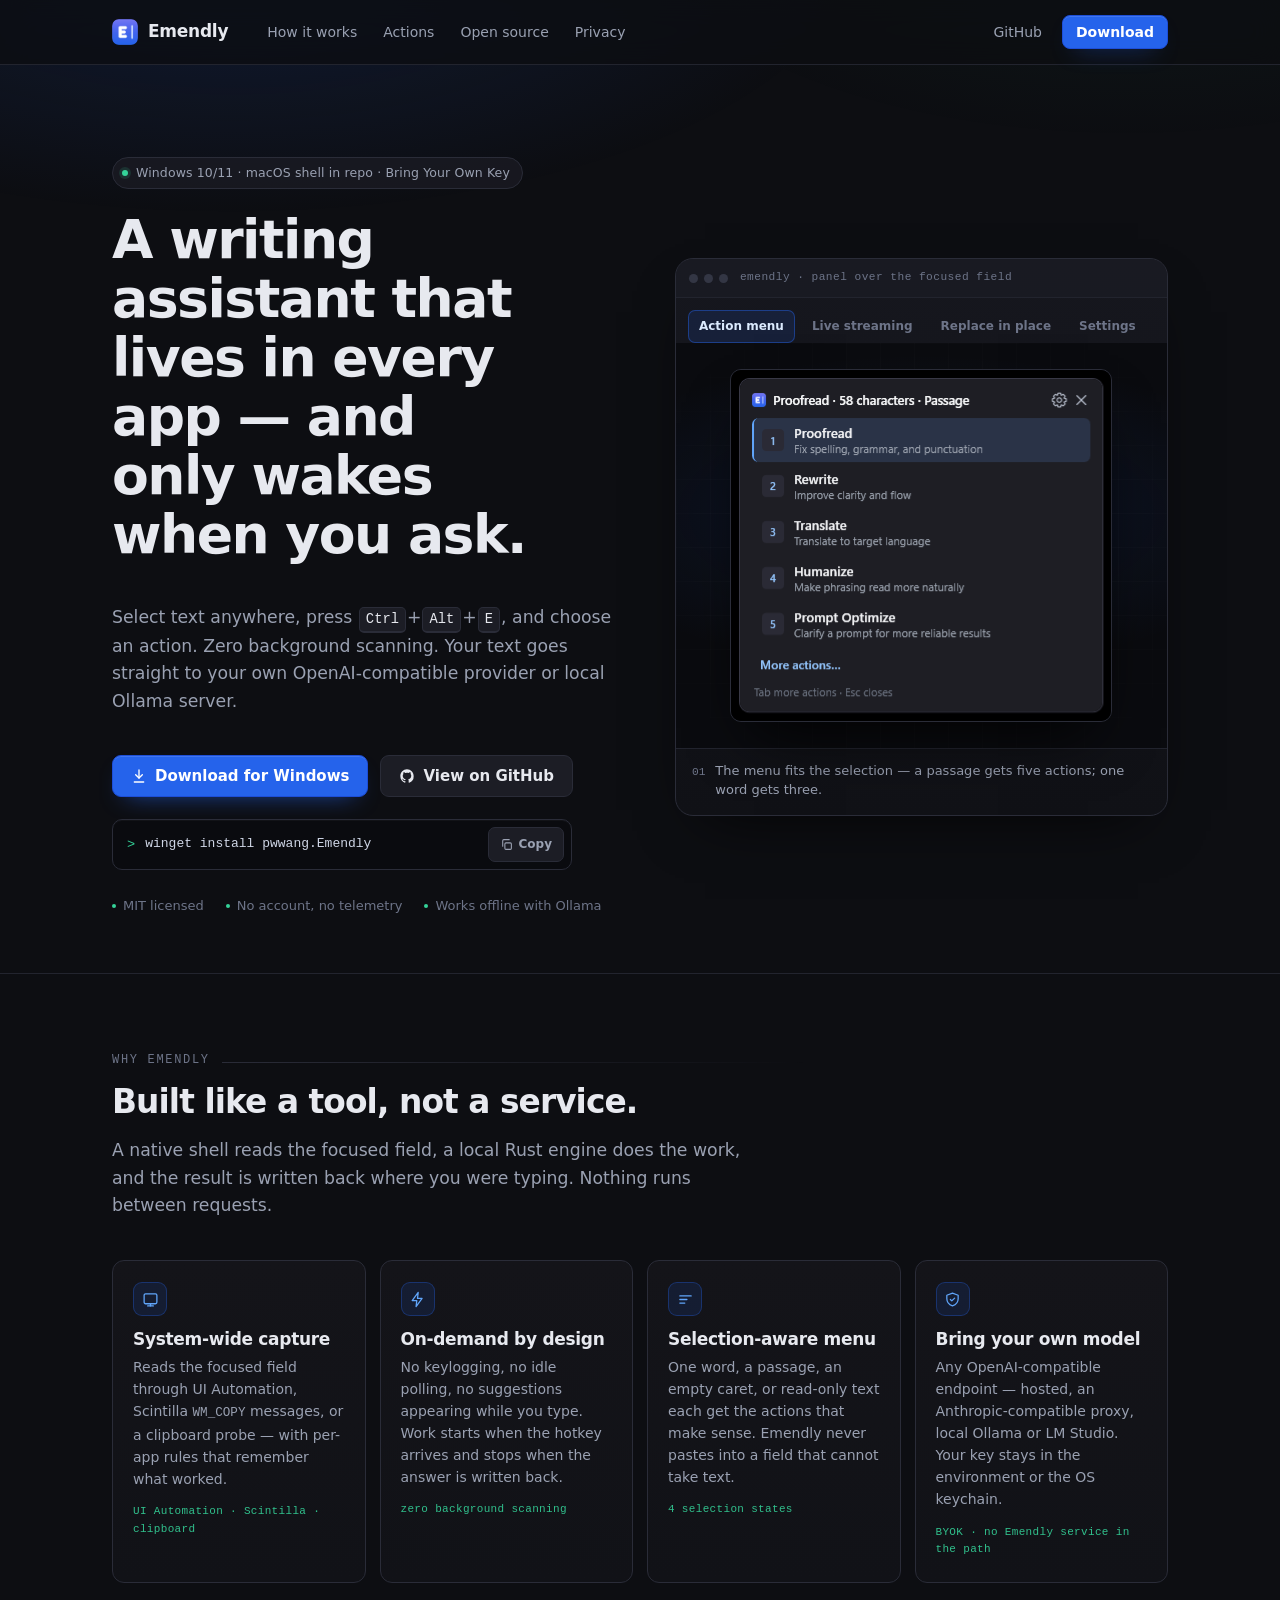
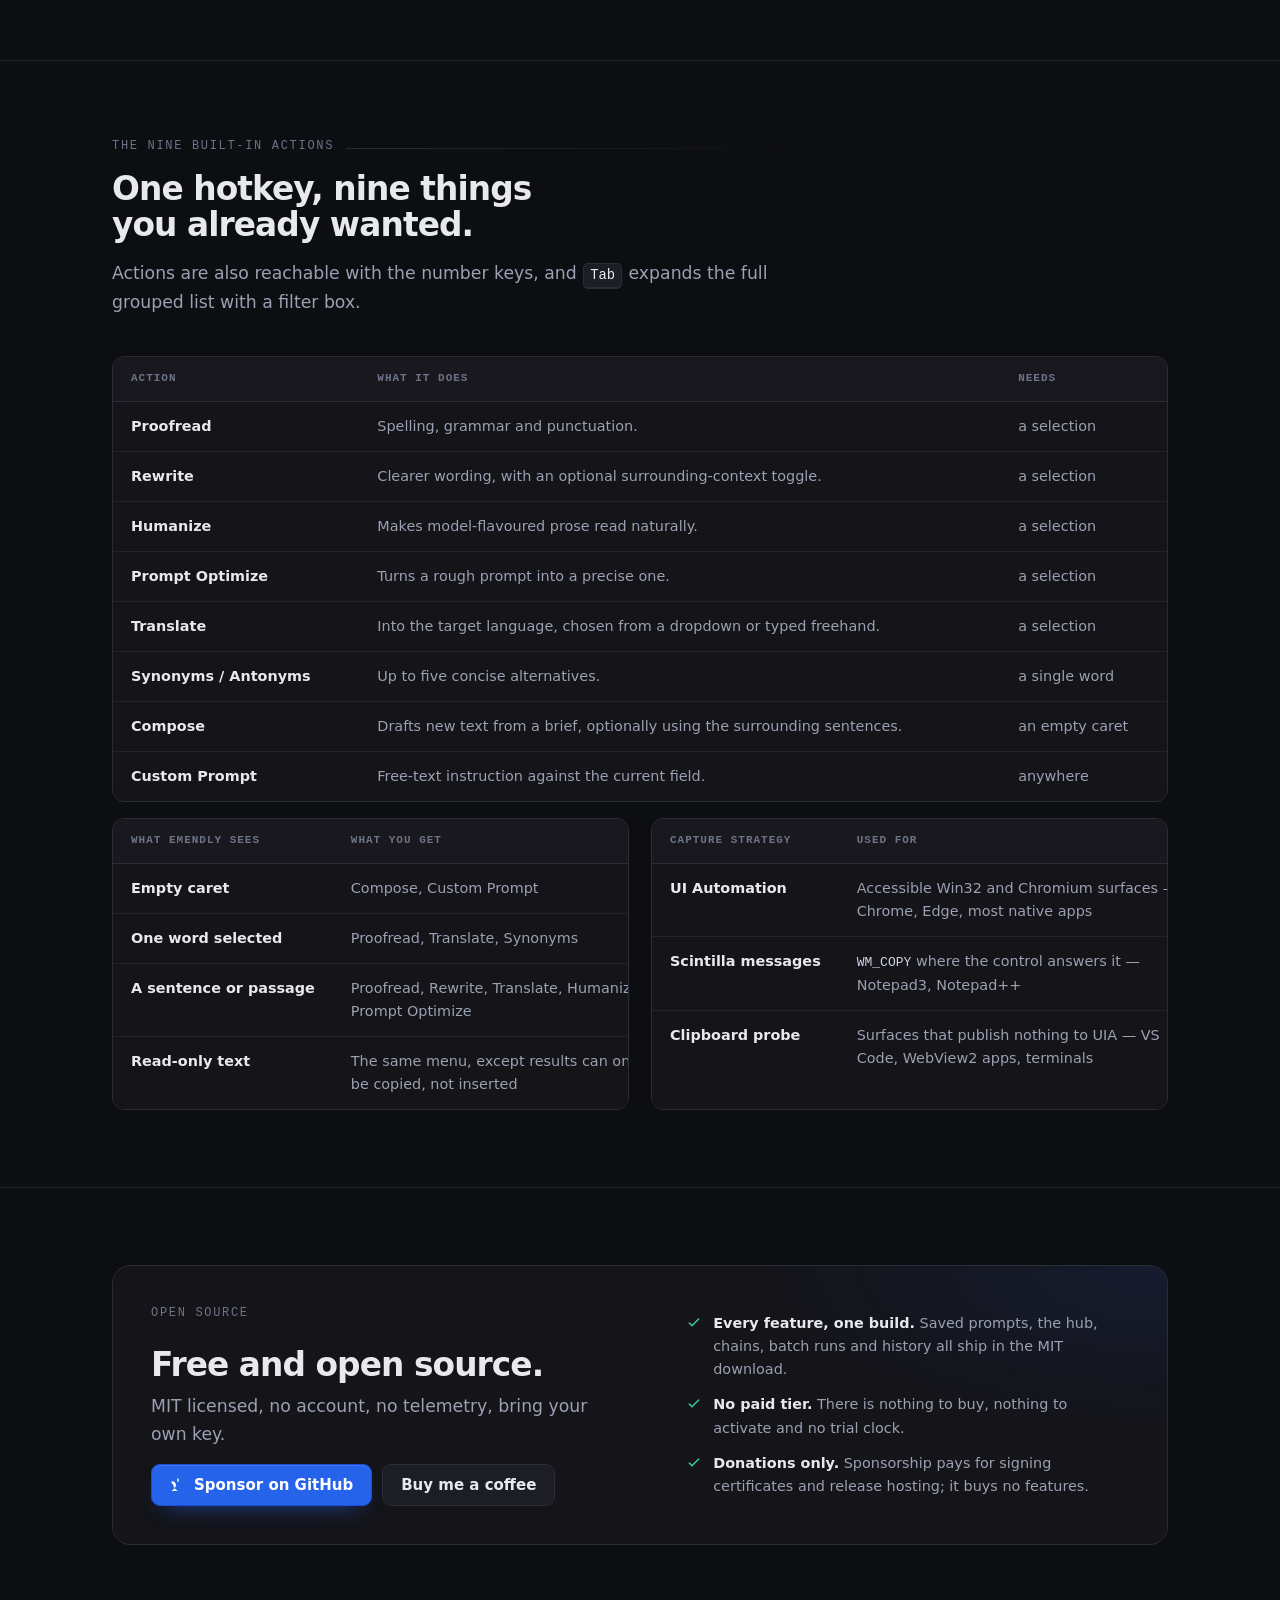
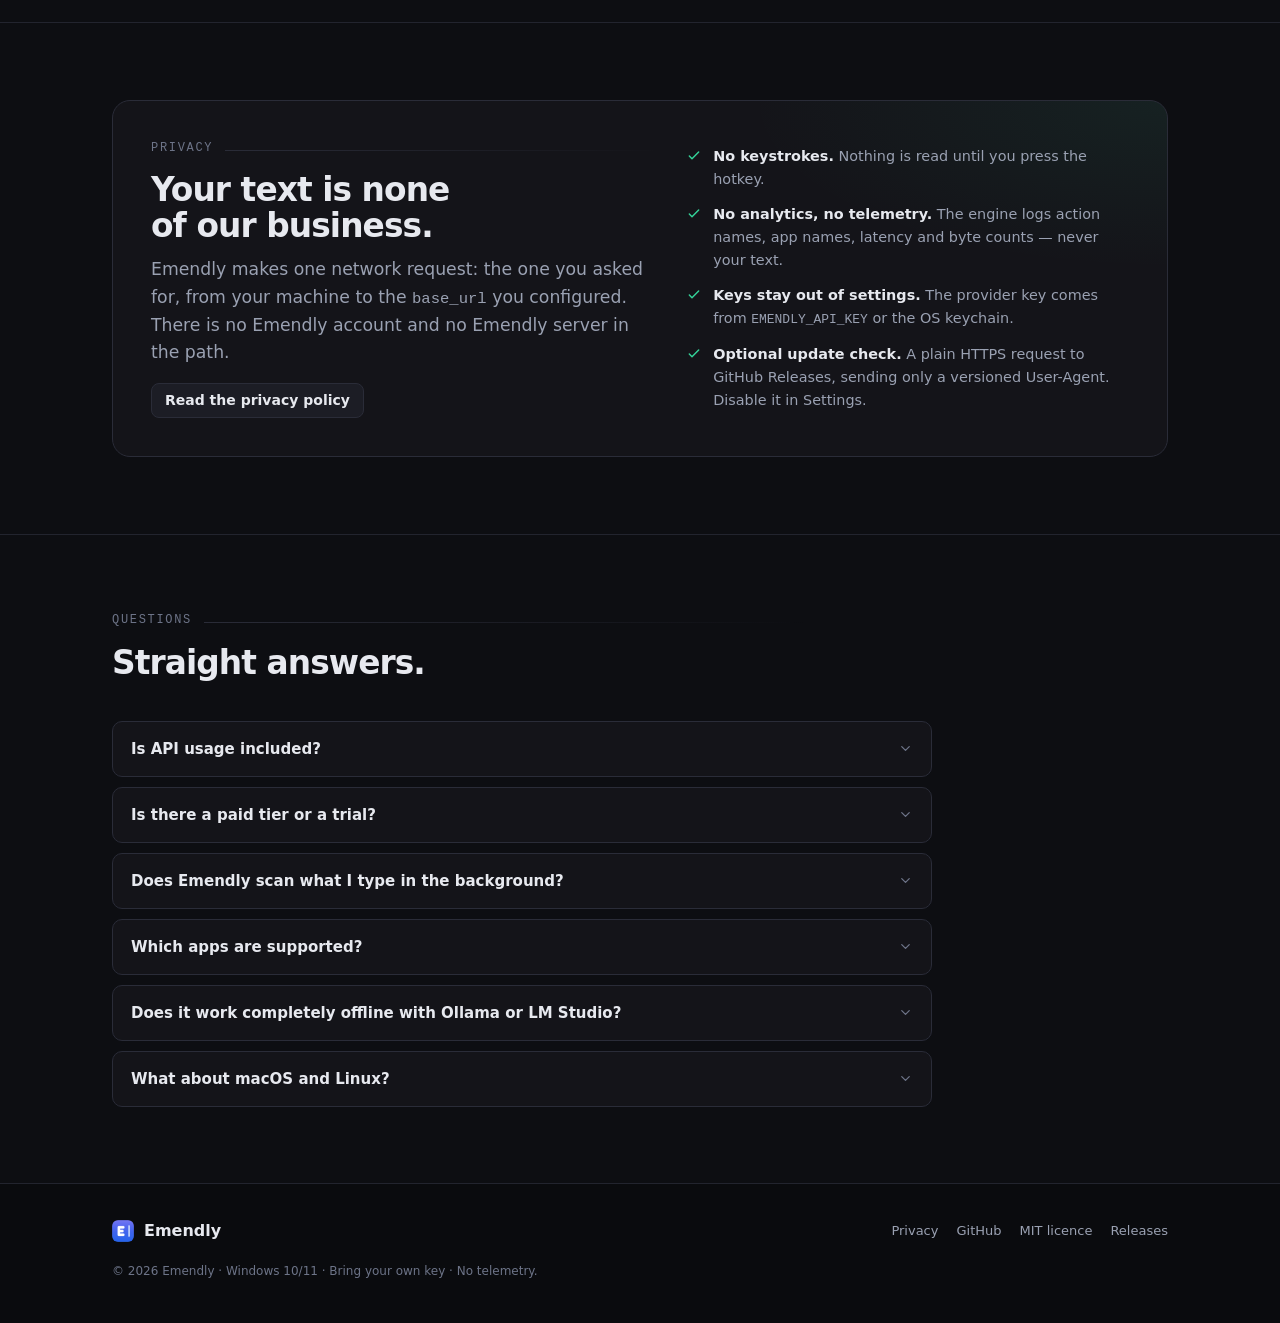
<file: site/index.html>
<!DOCTYPE html>
<html lang="en">
<head>
  <meta charset="utf-8" />
  <meta name="viewport" content="width=device-width, initial-scale=1" />
  <title>Emendly — a writing assistant that only wakes when you ask</title>
  <meta name="description" content="Select text in any Windows app, press Ctrl+Alt+E, and choose an action. Emendly is on-demand by design, works with your own OpenAI-compatible endpoint or a local Ollama server, and never scans in the background." />
  <meta name="theme-color" content="#0D0E12" />
  <meta name="color-scheme" content="dark" />

  <meta property="og:type" content="website" />
  <meta property="og:title" content="Emendly — a writing assistant that only wakes when you ask" />
  <meta property="og:description" content="System-wide text actions with your own API key or local model. No background scanning, no subscription, MIT core." />
  <meta property="og:image" content="assets/menu.png" />
  <meta property="og:url" content="https://emendly.dev/" />
  <meta name="twitter:card" content="summary_large_image" />

  <link rel="icon" href="assets/emendly-256.png" type="image/png" />
  <link rel="apple-touch-icon" href="assets/emendly-256.png" />
  <link rel="stylesheet" href="styles.css" />
</head>
<body>
  <a class="skip-link" href="#main">Skip to content</a>

  <header class="site-header">
    <div class="wrap">
      <nav class="nav" aria-label="Primary">
        <a class="brand" href="#top" aria-label="Emendly home">
          <img src="assets/emendly-256.png" width="26" height="26" alt="" />
          <span>Emendly</span>
        </a>

        <div class="nav-links">
          <a href="#how-it-works">How it works</a>
          <a href="#actions">Actions</a>
          <a href="#support">Open source</a>
          <a href="#privacy">Privacy</a>
        </div>

        <div class="nav-actions">
          <a class="ghost" href="https://github.com/pwwang/emendly" rel="noopener">GitHub</a>
          <a class="btn btn-primary btn-sm" href="https://github.com/pwwang/emendly/releases/latest" rel="noopener">Download</a>
        </div>
      </nav>
    </div>
  </header>

  <main id="main">
    <span id="top"></span>

    <!-- Hero -->
    <section class="hero">
      <div class="wrap hero-grid">
        <div class="hero-copy">
          <span class="eyebrow"><span class="dot" aria-hidden="true"></span>Windows 10/11 · macOS shell in repo · Bring Your Own Key</span>

          <h1>A writing assistant that lives in every app — and only wakes when you ask.</h1>

          <p class="lede">
            Select text anywhere, press <kbd>Ctrl</kbd>+<kbd>Alt</kbd>+<kbd>E</kbd>, and choose an action.
            Zero background scanning. Your text goes straight to your own OpenAI-compatible provider
            or local Ollama server.
          </p>

          <div class="hero-ctas">
            <a class="btn btn-primary" href="https://github.com/pwwang/emendly/releases/latest" rel="noopener">
              <svg class="icon" viewBox="0 0 24 24" fill="none" stroke="currentColor" stroke-width="2" stroke-linecap="round" stroke-linejoin="round" aria-hidden="true"><path d="M12 3v12"/><path d="m7 10 5 5 5-5"/><path d="M5 21h14"/></svg>
              Download for Windows
            </a>
            <a class="btn btn-secondary" href="https://github.com/pwwang/emendly" rel="noopener">
              <svg class="icon" viewBox="0 0 24 24" fill="currentColor" aria-hidden="true"><path d="M12 2C6.48 2 2 6.58 2 12.25c0 4.53 2.87 8.37 6.84 9.73.5.09.68-.22.68-.49 0-.24-.01-1.04-.01-1.89-2.78.62-3.37-1.21-3.37-1.21-.45-1.18-1.11-1.5-1.11-1.5-.91-.63.07-.62.07-.62 1 .07 1.53 1.05 1.53 1.05.89 1.57 2.34 1.12 2.91.86.09-.66.35-1.12.63-1.38-2.22-.26-4.56-1.14-4.56-5.06 0-1.12.39-2.03 1.03-2.75-.1-.26-.45-1.3.1-2.71 0 0 .84-.28 2.75 1.05a9.36 9.36 0 0 1 2.5-.34c.85 0 1.71.12 2.5.34 1.91-1.33 2.75-1.05 2.75-1.05.55 1.41.2 2.45.1 2.71.64.72 1.03 1.63 1.03 2.75 0 3.93-2.34 4.8-4.57 5.05.36.32.68.94.68 1.9 0 1.37-.01 2.48-.01 2.82 0 .27.18.59.69.49A10.02 10.02 0 0 0 22 12.25C22 6.58 17.52 2 12 2Z"/></svg>
              View on GitHub
            </a>
          </div>

          <div class="cmdbar">
            <span class="prompt" aria-hidden="true">&gt;</span>
            <code id="winget-command">winget install pwwang.Emendly</code>
            <button class="copy-btn" type="button" data-copy="winget install pwwang.Emendly" aria-label="Copy the winget install command">
              <svg viewBox="0 0 24 24" fill="none" stroke="currentColor" stroke-width="2" stroke-linecap="round" stroke-linejoin="round" aria-hidden="true"><rect x="9" y="9" width="12" height="12" rx="2"/><path d="M5 15V5a2 2 0 0 1 2-2h10"/></svg>
              <span class="copy-label">Copy</span>
            </button>
          </div>

          <div class="hero-facts">
            <span>MIT licensed</span>
            <span>No account, no telemetry</span>
            <span>Works offline with Ollama</span>
          </div>
        </div>

        <!-- Showcase -->
        <div class="showcase">
          <div class="window">
            <div class="window-bar">
              <span class="lights" aria-hidden="true"><i></i><i></i><i></i></span>
              <span class="title">emendly · panel over the focused field</span>
            </div>

            <div class="tabs" role="tablist" aria-label="Emendly screenshots">
              <button class="tab" type="button" role="tab" id="tab-menu" aria-controls="shot-panel" aria-selected="true" data-shot="menu">Action menu</button>
              <button class="tab" type="button" role="tab" id="tab-streaming" aria-controls="shot-panel" aria-selected="false" tabindex="-1" data-shot="streaming">Live streaming</button>
              <button class="tab" type="button" role="tab" id="tab-result" aria-controls="shot-panel" aria-selected="false" tabindex="-1" data-shot="result">Replace in place</button>
              <button class="tab" type="button" role="tab" id="tab-settings" aria-controls="shot-panel" aria-selected="false" tabindex="-1" data-shot="settings">Settings</button>
            </div>

            <div class="shot-stage" id="shot-panel" role="tabpanel" aria-labelledby="tab-menu">
              <img id="shot-image"
                   src="assets/menu.png"
                   width="380" height="351"
                   alt="Emendly action menu floating over a text field, offering five passage actions." />
            </div>

            <div class="shot-caption">
              <span class="n" id="shot-index" aria-hidden="true">01</span>
              <span id="shot-caption">The menu fits the selection — a passage gets five actions; one word gets three.</span>
            </div>
          </div>
        </div>
      </div>
    </section>

    <!-- Why -->
    <section class="section" id="how-it-works">
      <div class="wrap">
        <div class="section-head">
          <div class="section-kicker"><span>Why Emendly</span></div>
          <h2>Built like a tool, not a service.</h2>
          <p class="lede">A native shell reads the focused field, a local Rust engine does the work, and the result is written back where you were typing. Nothing runs between requests.</p>
        </div>

        <div class="cards">
          <article class="card">
            <span class="glyph" aria-hidden="true"><svg viewBox="0 0 24 24" fill="none" stroke="currentColor" stroke-width="1.8" stroke-linecap="round" stroke-linejoin="round"><rect x="3" y="4" width="18" height="14" rx="2"/><path d="M8 21h8"/><path d="M12 18v3"/></svg></span>
            <h3>System-wide capture</h3>
            <p>Reads the focused field through UI Automation, Scintilla <code>WM_COPY</code> messages, or a clipboard probe — with per-app rules that remember what worked.</p>
            <span class="tag">UI Automation · Scintilla · clipboard</span>
          </article>

          <article class="card">
            <span class="glyph" aria-hidden="true"><svg viewBox="0 0 24 24" fill="none" stroke="currentColor" stroke-width="1.8" stroke-linecap="round" stroke-linejoin="round"><path d="M13 2 4.5 13.5H11L10 22l8.5-11.5H12L13 2Z"/></svg></span>
            <h3>On-demand by design</h3>
            <p>No keylogging, no idle polling, no suggestions appearing while you type. Work starts when the hotkey arrives and stops when the answer is written back.</p>
            <span class="tag">zero background scanning</span>
          </article>

          <article class="card">
            <span class="glyph" aria-hidden="true"><svg viewBox="0 0 24 24" fill="none" stroke="currentColor" stroke-width="1.8" stroke-linecap="round" stroke-linejoin="round"><path d="M4 7h16"/><path d="M4 12h10"/><path d="M4 17h7"/></svg></span>
            <h3>Selection-aware menu</h3>
            <p>One word, a passage, an empty caret, or read-only text each get the actions that make sense. Emendly never pastes into a field that cannot take text.</p>
            <span class="tag">4 selection states</span>
          </article>

          <article class="card">
            <span class="glyph" aria-hidden="true"><svg viewBox="0 0 24 24" fill="none" stroke="currentColor" stroke-width="1.8" stroke-linecap="round" stroke-linejoin="round"><path d="M12 3 4 6v5c0 5 3.4 8.4 8 10 4.6-1.6 8-5 8-10V6l-8-3Z"/><path d="m9 12 2 2 4-4"/></svg></span>
            <h3>Bring your own model</h3>
            <p>Any OpenAI-compatible endpoint — hosted, an Anthropic-compatible proxy, local Ollama or LM Studio. Your key stays in the environment or the OS keychain.</p>
            <span class="tag">BYOK · no Emendly service in the path</span>
          </article>
        </div>
      </div>
    </section>

    <!-- Actions -->
    <section class="section" id="actions">
      <div class="wrap">
        <div class="section-head">
          <div class="section-kicker"><span>The nine built-in actions</span></div>
          <h2>One hotkey, nine things you already wanted.</h2>
          <p class="lede">Actions are also reachable with the number keys, and <kbd>Tab</kbd> expands the full grouped list with a filter box.</p>
        </div>

        <div class="table-wrap">
          <table>
            <caption class="sr-only">The nine built-in Emendly actions and what each one needs</caption>
            <thead>
              <tr>
                <th scope="col">Action</th>
                <th scope="col">What it does</th>
                <th scope="col">Needs</th>
              </tr>
            </thead>
            <tbody>
              <tr><th scope="row">Proofread</th><td>Spelling, grammar and punctuation.</td><td>a selection</td></tr>
              <tr><th scope="row">Rewrite</th><td>Clearer wording, with an optional surrounding-context toggle.</td><td>a selection</td></tr>
              <tr><th scope="row">Humanize</th><td>Makes model-flavoured prose read naturally.</td><td>a selection</td></tr>
              <tr><th scope="row">Prompt Optimize</th><td>Turns a rough prompt into a precise one.</td><td>a selection</td></tr>
              <tr><th scope="row">Translate</th><td>Into the target language, chosen from a dropdown or typed freehand.</td><td>a selection</td></tr>
              <tr><th scope="row">Synonyms / Antonyms</th><td>Up to five concise alternatives.</td><td>a single word</td></tr>
              <tr><th scope="row">Compose</th><td>Drafts new text from a brief, optionally using the surrounding sentences.</td><td>an empty caret</td></tr>
              <tr><th scope="row">Custom Prompt</th><td>Free-text instruction against the current field.</td><td>anywhere</td></tr>
            </tbody>
          </table>
        </div>

        <div class="two-col" style="margin-top: 16px;">
          <div class="table-wrap">
            <table>
              <caption class="sr-only">Which actions appear for each selection state</caption>
              <thead>
                <tr><th scope="col">What Emendly sees</th><th scope="col">What you get</th></tr>
              </thead>
              <tbody>
                <tr><th scope="row">Empty caret</th><td>Compose, Custom Prompt</td></tr>
                <tr><th scope="row">One word selected</th><td>Proofread, Translate, Synonyms</td></tr>
                <tr><th scope="row">A sentence or passage</th><td>Proofread, Rewrite, Translate, Humanize, Prompt Optimize</td></tr>
                <tr><th scope="row">Read-only text</th><td>The same menu, except results can only be copied, not inserted</td></tr>
              </tbody>
            </table>
          </div>

          <div class="table-wrap">
            <table>
              <caption class="sr-only">Capture strategies and the apps they cover</caption>
              <thead>
                <tr><th scope="col">Capture strategy</th><th scope="col">Used for</th></tr>
              </thead>
              <tbody>
                <tr><th scope="row">UI Automation</th><td>Accessible Win32 and Chromium surfaces — Chrome, Edge, most native apps</td></tr>
                <tr><th scope="row">Scintilla messages</th><td><code>WM_COPY</code> where the control answers it — Notepad3, Notepad++</td></tr>
                <tr><th scope="row">Clipboard probe</th><td>Surfaces that publish nothing to UIA — VS Code, WebView2 apps, terminals</td></tr>
              </tbody>
            </table>
          </div>
        </div>
      </div>
    </section>

    <!-- Support -->
    <section class="section" id="support">
      <div class="wrap">
        <div class="support-band">
          <div class="support-copy">
            <div class="section-kicker"><span>Open source</span></div>
            <h2>Free and open source.</h2>
            <p class="lede">MIT licensed, no account, no telemetry, bring your own key.</p>
            <div class="support-actions">
              <a class="btn btn-primary" href="https://github.com/pwwang/emendly" rel="noopener">
                <svg class="icon" viewBox="0 0 24 24" fill="currentColor" aria-hidden="true"><path d="M12 21s-7-4.35-7-9.5A5.5 5.5 0 0 12 6.5 5.5 5.5 0 0 19 11.5c0 5.15-7 9.5-7 9.5Z"/><path d="M12 6.5V3" stroke="currentColor" stroke-width="2" stroke-linecap="round"/></svg>
                Sponsor on GitHub
              </a>
              <a class="btn btn-secondary" href="#" data-donate hidden>Buy me a coffee</a>
            </div>
          </div>
          <ul>
            <li><svg viewBox="0 0 24 24" fill="none" stroke="currentColor" stroke-width="2.2" stroke-linecap="round" stroke-linejoin="round" aria-hidden="true"><path d="m5 12 4 4 10-10"/></svg><span><b>Every feature, one build.</b> Saved prompts, the hub, chains, batch runs and history all ship in the MIT download.</span></li>
            <li><svg viewBox="0 0 24 24" fill="none" stroke="currentColor" stroke-width="2.2" stroke-linecap="round" stroke-linejoin="round" aria-hidden="true"><path d="m5 12 4 4 10-10"/></svg><span><b>No paid tier.</b> There is nothing to buy, nothing to activate and no trial clock.</span></li>
            <li><svg viewBox="0 0 24 24" fill="none" stroke="currentColor" stroke-width="2.2" stroke-linecap="round" stroke-linejoin="round" aria-hidden="true"><path d="m5 12 4 4 10-10"/></svg><span><b>Donations only.</b> Sponsorship pays for signing certificates and release hosting; it buys no features.</span></li>
          </ul>
        </div>
      </div>
    </section>

    <!-- Privacy -->
    <section class="section" id="privacy">
      <div class="wrap">
        <div class="privacy-band">
          <div>
            <div class="section-kicker"><span>Privacy</span></div>
            <h2>Your text is none of our business.</h2>
            <p class="lede" style="margin: 12px 0 16px;">Emendly makes one network request: the one you asked for, from your machine to the <code>base_url</code> you configured. There is no Emendly account and no Emendly server in the path.</p>
            <a class="btn btn-secondary btn-sm" href="privacy.html">Read the privacy policy</a>
          </div>

          <ul>
            <li><svg viewBox="0 0 24 24" fill="none" stroke="currentColor" stroke-width="2.2" stroke-linecap="round" stroke-linejoin="round" aria-hidden="true"><path d="m5 12 4 4 10-10"/></svg><span><b>No keystrokes.</b> Nothing is read until you press the hotkey.</span></li>
            <li><svg viewBox="0 0 24 24" fill="none" stroke="currentColor" stroke-width="2.2" stroke-linecap="round" stroke-linejoin="round" aria-hidden="true"><path d="m5 12 4 4 10-10"/></svg><span><b>No analytics, no telemetry.</b> The engine logs action names, app names, latency and byte counts — never your text.</span></li>
            <li><svg viewBox="0 0 24 24" fill="none" stroke="currentColor" stroke-width="2.2" stroke-linecap="round" stroke-linejoin="round" aria-hidden="true"><path d="m5 12 4 4 10-10"/></svg><span><b>Keys stay out of settings.</b> The provider key comes from <code>EMENDLY_API_KEY</code> or the OS keychain.</span></li>
            <li><svg viewBox="0 0 24 24" fill="none" stroke="currentColor" stroke-width="2.2" stroke-linecap="round" stroke-linejoin="round" aria-hidden="true"><path d="m5 12 4 4 10-10"/></svg><span><b>Optional update check.</b> A plain HTTPS request to GitHub Releases, sending only a versioned User-Agent. Disable it in Settings.</span></li>
          </ul>
        </div>
      </div>
    </section>

    <!-- FAQ -->
    <section class="section" id="faq">
      <div class="wrap">
        <div class="section-head">
          <div class="section-kicker"><span>Questions</span></div>
          <h2>Straight answers.</h2>
        </div>

        <div class="faq">
          <details class="qa">
            <summary>Is API usage included?
              <svg class="chev" viewBox="0 0 24 24" fill="none" stroke="currentColor" stroke-width="2" stroke-linecap="round" stroke-linejoin="round" aria-hidden="true"><path d="m6 9 6 6 6-6"/></svg>
            </summary>
            <div class="answer">
              <p>No, and nothing is being sold. Emendly is free and MIT licensed; it is bring-your-own-key, and that keeps your text away from any billing service of ours.</p>
              <p>Point Emendly at your own OpenAI-compatible endpoint with your own key, or at a local Ollama or LM Studio server for no per-token cost at all.</p>
            </div>
          </details>

          <details class="qa">
            <summary>Is there a paid tier or a trial?
              <svg class="chev" viewBox="0 0 24 24" fill="none" stroke="currentColor" stroke-width="2" stroke-linecap="round" stroke-linejoin="round" aria-hidden="true"><path d="m6 9 6 6 6-6"/></svg>
            </summary>
            <div class="answer">
              <p>No. There is no paid tier, no licence key and no trial clock. Every feature ships in the same MIT build with nothing to activate.</p>
              <p>If Emendly saves you time, the <b>Sponsor</b> button on <a href="https://github.com/pwwang/emendly" rel="noopener">the repository</a> takes one-time or monthly contributions — it pays for signing and hosting, not features.</p>
            </div>
          </details>

          <details class="qa">
            <summary>Does Emendly scan what I type in the background?
              <svg class="chev" viewBox="0 0 24 24" fill="none" stroke="currentColor" stroke-width="2" stroke-linecap="round" stroke-linejoin="round" aria-hidden="true"><path d="m6 9 6 6 6-6"/></svg>
            </summary>
            <div class="answer">
              <p>Never. There is no timer, no watcher and no keyboard hook in the engine. It is strictly on demand: nothing is read until you press the hotkey, and only from the field you were in.</p>
            </div>
          </details>

          <details class="qa">
            <summary>Which apps are supported?
              <svg class="chev" viewBox="0 0 24 24" fill="none" stroke="currentColor" stroke-width="2" stroke-linecap="round" stroke-linejoin="round" aria-hidden="true"><path d="m6 9 6 6 6-6"/></svg>
            </summary>
            <div class="answer">
              <p>Any Windows app with an accessible text field: browsers, Word and the rest of Office, Notepad3 and Notepad++, VS Code, terminals, and PDF viewers in read-only Copy mode.</p>
              <p>Where an app hides its text from the accessibility tree, Emendly falls back to Scintilla messages or a clipboard probe, and remembers the working strategy for that executable.</p>
            </div>
          </details>

          <details class="qa">
            <summary>Does it work completely offline with Ollama or LM Studio?
              <svg class="chev" viewBox="0 0 24 24" fill="none" stroke="currentColor" stroke-width="2" stroke-linecap="round" stroke-linejoin="round" aria-hidden="true"><path d="m6 9 6 6 6-6"/></svg>
            </summary>
            <div class="answer">
              <p>Yes. Set the Base URL to <code>http://localhost:11434/v1</code> for Ollama (or LM Studio's local server) and the model to whatever you have pulled. The engine speaks the OpenAI chat-completions format, streams the reply, and never touches the internet unless you point it there.</p>
            </div>
          </details>

          <details class="qa">
            <summary>What about macOS and Linux?
              <svg class="chev" viewBox="0 0 24 24" fill="none" stroke="currentColor" stroke-width="2" stroke-linecap="round" stroke-linejoin="round" aria-hidden="true"><path d="m6 9 6 6 6-6"/></svg>
            </summary>
            <div class="answer">
              <p>The Rust engine is platform-neutral and builds for Windows, macOS and Linux from the same source. A native Swift menu-bar shell lives in <code>shell/macos/</code>; the Windows shell is the one shipping today.</p>
            </div>
          </details>
        </div>
      </div>
    </section>
  </main>

  <footer class="site-footer">
    <div class="wrap">
      <div class="footer-grid">
        <a class="footer-brand" href="#top">
          <img src="assets/emendly-256.png" width="22" height="22" alt="" />
          <span>Emendly</span>
        </a>

        <nav class="footer-links" aria-label="Footer">
          <a href="privacy.html">Privacy</a>
          <a href="https://github.com/pwwang/emendly" rel="noopener">GitHub</a>
          <a href="https://github.com/pwwang/emendly/blob/main/LICENSE" rel="noopener">MIT licence</a>
          <a href="https://github.com/pwwang/emendly/releases" rel="noopener">Releases</a>
        </nav>
      </div>
      <p class="footer-note">© <span id="year">2026</span> Emendly · Windows 10/11 · Bring your own key · No telemetry.</p>
    </div>
  </footer>

  <p class="visually-hidden-live" id="live-region" role="status" aria-live="polite"></p>

  <script src="script.js" defer></script>
</body>
</html>
</file>
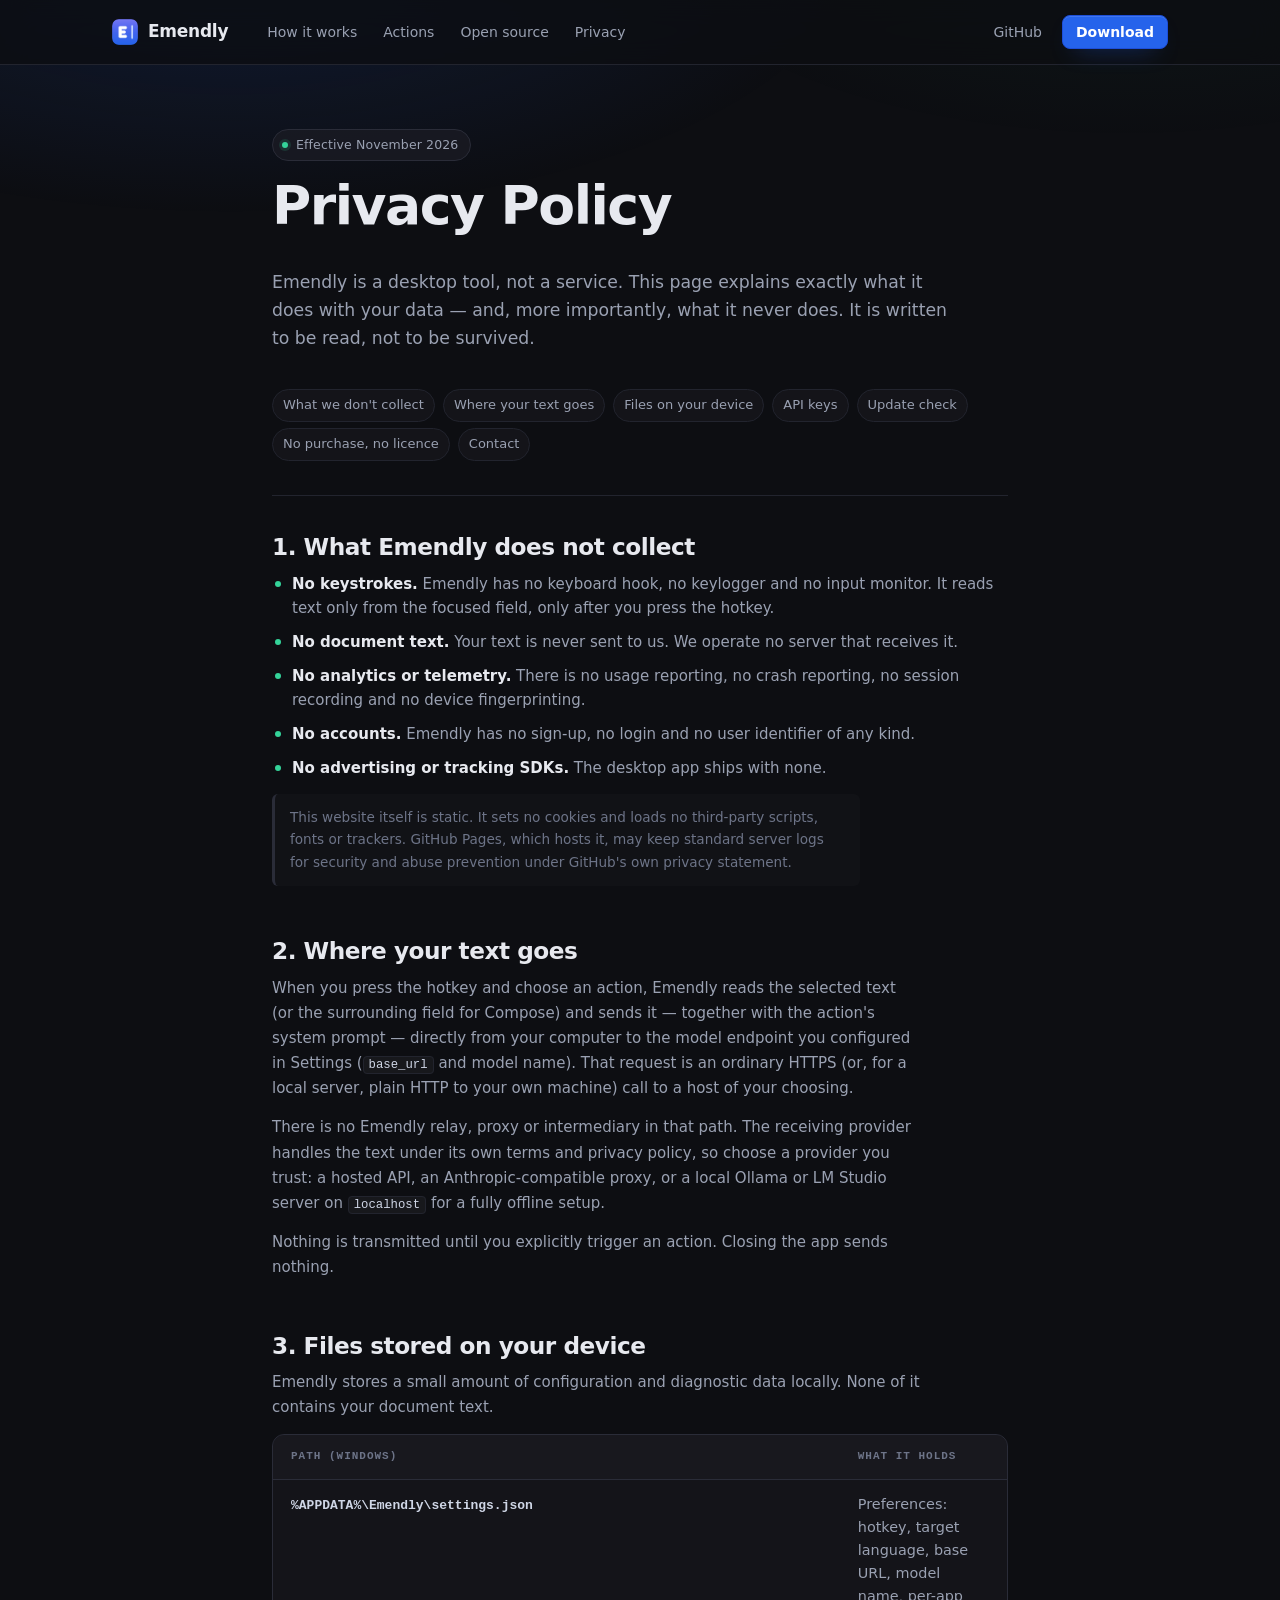
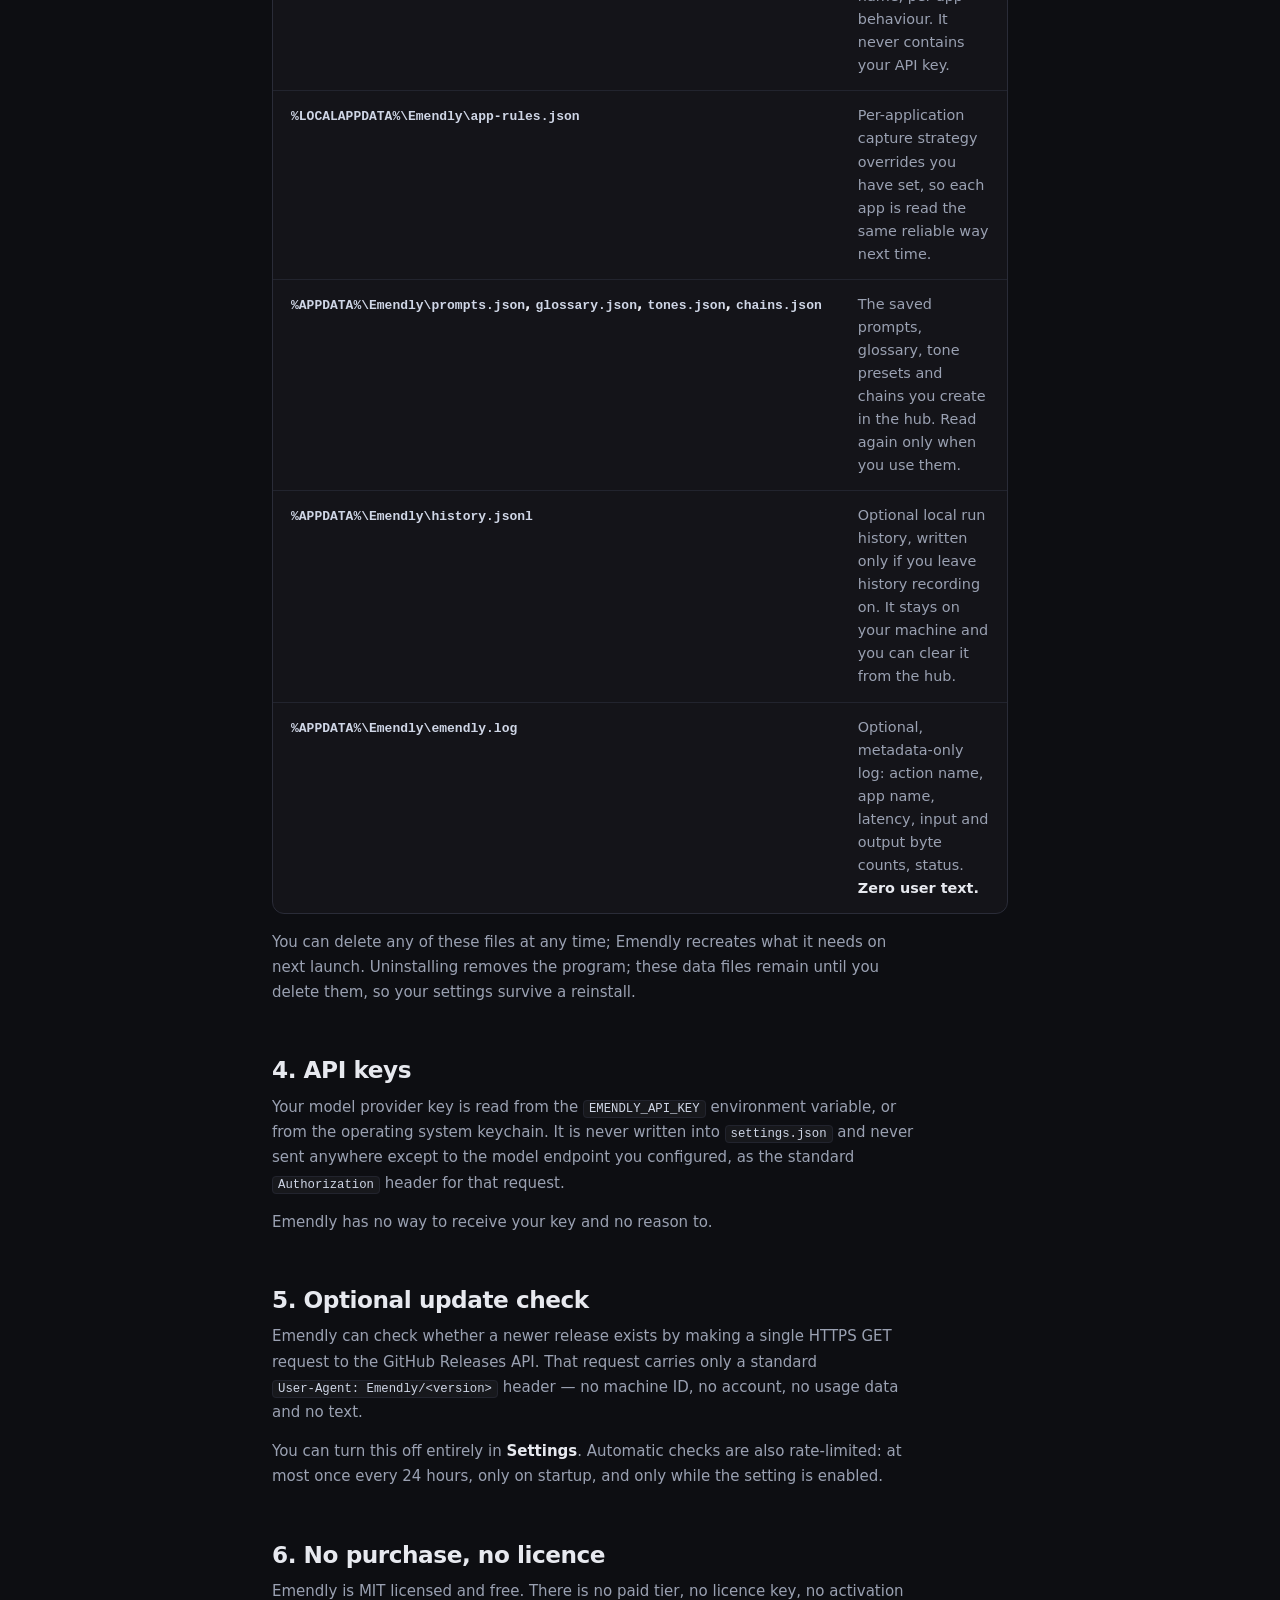
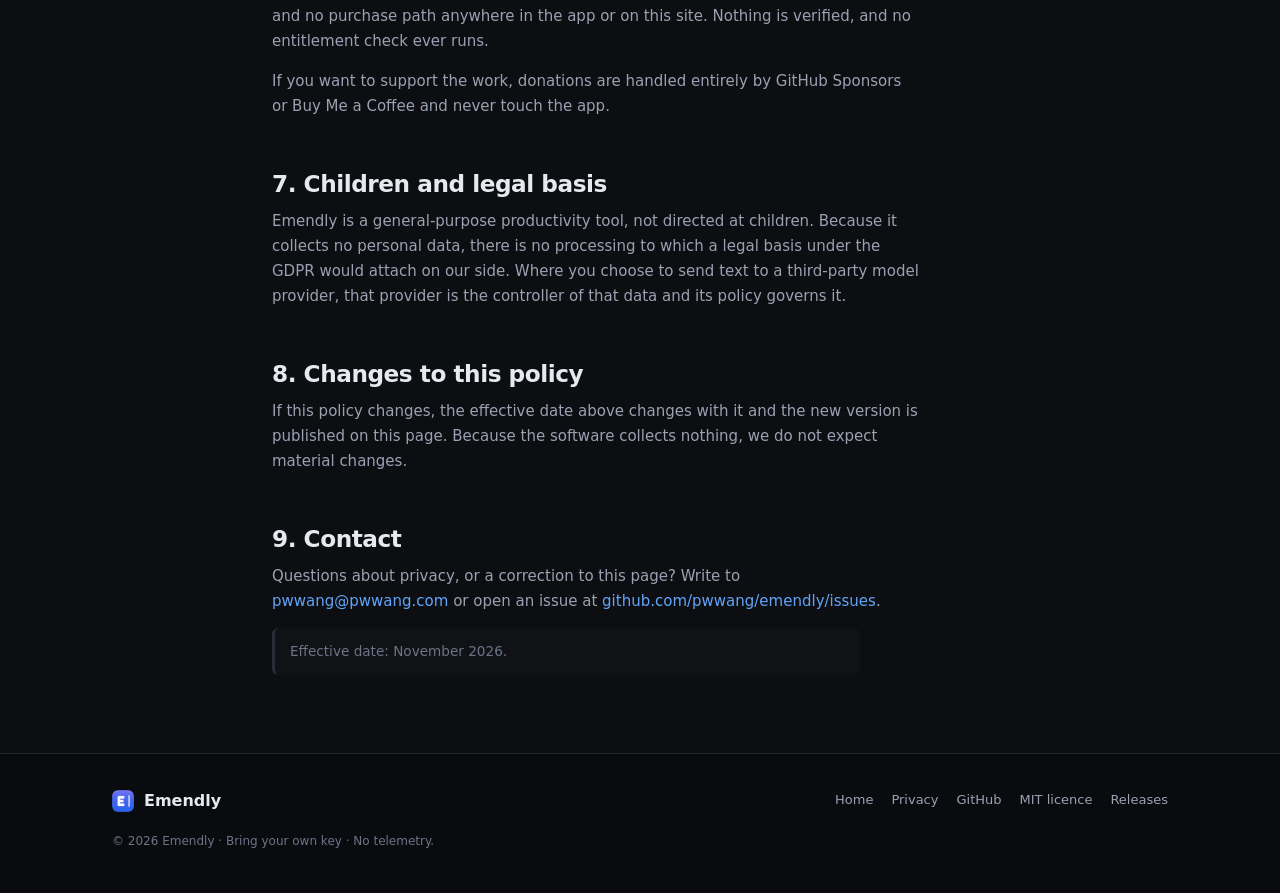
<file: site/privacy.html>
<!DOCTYPE html>
<html lang="en">
<head>
  <meta charset="utf-8" />
  <meta name="viewport" content="width=device-width, initial-scale=1" />
  <title>Emendly — Privacy Policy</title>
  <meta name="description" content="Emendly's privacy policy in plain English: no keystrokes, no document text, no analytics, no accounts. Your text goes only from your machine to the endpoint you configure." />
  <meta name="theme-color" content="#0D0E12" />
  <meta name="color-scheme" content="dark" />
  <link rel="icon" href="assets/emendly-256.png" type="image/png" />
  <link rel="stylesheet" href="styles.css" />
</head>
<body>
  <a class="skip-link" href="#main">Skip to content</a>

  <header class="site-header">
    <div class="wrap">
      <nav class="nav" aria-label="Primary">
        <a class="brand" href="index.html" aria-label="Emendly home">
          <img src="assets/emendly-256.png" width="26" height="26" alt="" />
          <span>Emendly</span>
        </a>

        <div class="nav-links">
          <a href="index.html#how-it-works">How it works</a>
          <a href="index.html#actions">Actions</a>
          <a href="index.html#support">Open source</a>
          <a href="privacy.html" aria-current="page">Privacy</a>
        </div>

        <div class="nav-actions">
          <a class="ghost" href="https://github.com/pwwang/emendly" rel="noopener">GitHub</a>
          <a class="btn btn-primary btn-sm" href="https://github.com/pwwang/emendly/releases/latest" rel="noopener">Download</a>
        </div>
      </nav>
    </div>
  </header>

  <main id="main" class="doc">
    <div class="wrap doc-wrap">
      <div class="doc-head">
        <span class="eyebrow"><span class="dot" aria-hidden="true"></span>Effective November 2026</span>
        <h1 style="max-width: 24ch;">Privacy Policy</h1>
        <p class="lede">
          Emendly is a desktop tool, not a service. This page explains exactly what it does with your
          data — and, more importantly, what it never does. It is written to be read, not to be
          survived.
        </p>
        <nav class="doc-toc" aria-label="Contents">
          <a href="#not-collected">What we don't collect</a>
          <a href="#your-text">Where your text goes</a>
          <a href="#local-files">Files on your device</a>
          <a href="#api-keys">API keys</a>
          <a href="#updates">Update check</a>
          <a href="#purchase">No purchase, no licence</a>
          <a href="#contact">Contact</a>
        </nav>
      </div>

      <section class="doc-section" id="not-collected">
        <h2>1. What Emendly does not collect</h2>
        <ul class="doc-list">
          <li><b>No keystrokes.</b> Emendly has no keyboard hook, no keylogger and no input monitor. It reads text only from the focused field, only after you press the hotkey.</li>
          <li><b>No document text.</b> Your text is never sent to us. We operate no server that receives it.</li>
          <li><b>No analytics or telemetry.</b> There is no usage reporting, no crash reporting, no session recording and no device fingerprinting.</li>
          <li><b>No accounts.</b> Emendly has no sign-up, no login and no user identifier of any kind.</li>
          <li><b>No advertising or tracking SDKs.</b> The desktop app ships with none.</li>
        </ul>
        <p class="doc-note">This website itself is static. It sets no cookies and loads no third-party scripts, fonts or trackers. GitHub Pages, which hosts it, may keep standard server logs for security and abuse prevention under GitHub's own privacy statement.</p>
      </section>

      <section class="doc-section" id="your-text">
        <h2>2. Where your text goes</h2>
        <p>
          When you press the hotkey and choose an action, Emendly reads the selected text (or the
          surrounding field for Compose) and sends it — together with the action's system prompt —
          directly from your computer to the model endpoint you configured in Settings
          (<code>base_url</code> and model name). That request is an ordinary HTTPS (or, for a local
          server, plain HTTP to your own machine) call to a host of your choosing.
        </p>
        <p>
          There is no Emendly relay, proxy or intermediary in that path. The receiving provider
          handles the text under its own terms and privacy policy, so choose a provider you trust:
          a hosted API, an Anthropic-compatible proxy, or a local Ollama or LM Studio server on
          <code>localhost</code> for a fully offline setup.
        </p>
        <p>
          Nothing is transmitted until you explicitly trigger an action. Closing the app sends
          nothing.
        </p>
      </section>

      <section class="doc-section" id="local-files">
        <h2>3. Files stored on your device</h2>
        <p>Emendly stores a small amount of configuration and diagnostic data locally. None of it contains your document text.</p>

        <div class="table-wrap">
          <table>
            <caption class="sr-only">Local files and their contents</caption>
            <thead>
              <tr><th scope="col">Path (Windows)</th><th scope="col">What it holds</th></tr>
            </thead>
            <tbody>
              <tr>
                <th scope="row"><code>%APPDATA%\Emendly\settings.json</code></th>
                <td>Preferences: hotkey, target language, base URL, model name, per-app behaviour. It never contains your API key.</td>
              </tr>
              <tr>
                <th scope="row"><code>%LOCALAPPDATA%\Emendly\app-rules.json</code></th>
                <td>Per-application capture strategy overrides you have set, so each app is read the same reliable way next time.</td>
              </tr>
              <tr>
                <th scope="row"><code>%APPDATA%\Emendly\prompts.json</code>, <code>glossary.json</code>, <code>tones.json</code>, <code>chains.json</code></th>
                <td>The saved prompts, glossary, tone presets and chains you create in the hub. Read again only when you use them.</td>
              </tr>
              <tr>
                <th scope="row"><code>%APPDATA%\Emendly\history.jsonl</code></th>
                <td>Optional local run history, written only if you leave history recording on. It stays on your machine and you can clear it from the hub.</td>
              </tr>
              <tr>
                <th scope="row"><code>%APPDATA%\Emendly\emendly.log</code></th>
                <td>Optional, metadata-only log: action name, app name, latency, input and output byte counts, status. <b>Zero user text.</b></td>
              </tr>
            </tbody>
          </table>
        </div>

        <p>You can delete any of these files at any time; Emendly recreates what it needs on next launch. Uninstalling removes the program; these data files remain until you delete them, so your settings survive a reinstall.</p>
      </section>

      <section class="doc-section" id="api-keys">
        <h2>4. API keys</h2>
        <p>
          Your model provider key is read from the <code>EMENDLY_API_KEY</code> environment variable,
          or from the operating system keychain. It is never written into <code>settings.json</code>
          and never sent anywhere except to the model endpoint you configured, as the standard
          <code>Authorization</code> header for that request.
        </p>
        <p>Emendly has no way to receive your key and no reason to.</p>
      </section>

      <section class="doc-section" id="updates">
        <h2>5. Optional update check</h2>
        <p>
          Emendly can check whether a newer release exists by making a single HTTPS GET request to
          the GitHub Releases API. That request carries only a standard
          <code>User-Agent: Emendly/&lt;version&gt;</code> header — no machine ID, no account, no usage
          data and no text.
        </p>
        <p>
          You can turn this off entirely in <b>Settings</b>. Automatic checks are also rate-limited:
          at most once every 24 hours, only on startup, and only while the setting is enabled.
        </p>
      </section>

      <section class="doc-section" id="purchase">
        <h2>6. No purchase, no licence</h2>
        <p>
          Emendly is MIT licensed and free. There is no paid tier, no licence key, no activation and
          no purchase path anywhere in the app or on this site. Nothing is verified, and no
          entitlement check ever runs.
        </p>
        <p>If you want to support the work, donations are handled entirely by GitHub Sponsors or Buy Me a Coffee and never touch the app.</p>
      </section>

      <section class="doc-section" id="children">
        <h2>7. Children and legal basis</h2>
        <p>
          Emendly is a general-purpose productivity tool, not directed at children. Because it
          collects no personal data, there is no processing to which a legal basis under the GDPR
          would attach on our side. Where you choose to send text to a third-party model provider,
          that provider is the controller of that data and its policy governs it.
        </p>
      </section>

      <section class="doc-section" id="changes">
        <h2>8. Changes to this policy</h2>
        <p>
          If this policy changes, the effective date above changes with it and the new version is
          published on this page. Because the software collects nothing, we do not expect material
          changes.
        </p>
      </section>

      <section class="doc-section" id="contact">
        <h2>9. Contact</h2>
        <p>
          Questions about privacy, or a correction to this page? Write to
          <a href="mailto:pwwang@pwwang.com">pwwang@pwwang.com</a> or open an issue at
          <a href="https://github.com/pwwang/emendly/issues" rel="noopener">github.com/pwwang/emendly/issues</a>.
        </p>
        <p class="doc-note">Effective date: November 2026.</p>
      </section>
    </div>
  </main>

  <footer class="site-footer">
    <div class="wrap">
      <div class="footer-grid">
        <a class="footer-brand" href="index.html">
          <img src="assets/emendly-256.png" width="22" height="22" alt="" />
          <span>Emendly</span>
        </a>

        <nav class="footer-links" aria-label="Footer">
          <a href="index.html">Home</a>
          <a href="privacy.html">Privacy</a>
          <a href="https://github.com/pwwang/emendly" rel="noopener">GitHub</a>
          <a href="https://github.com/pwwang/emendly/blob/main/LICENSE" rel="noopener">MIT licence</a>
          <a href="https://github.com/pwwang/emendly/releases" rel="noopener">Releases</a>
        </nav>
      </div>
      <p class="footer-note">© <span id="year">2026</span> Emendly · Bring your own key · No telemetry.</p>
    </div>
  </footer>

  <script src="script.js" defer></script>
</body>
</html>
</file>
<file: site/styles.css>
/* Emendly — static landing page. Zero build step. */

:root {
  --bg: #0d0e12;
  --bg-panel: #141419;
  --bg-raised: #1c1d25;
  --bg-inset: #0a0b0f;
  --line: #2a2c38;
  --line-soft: #22242e;
  --text: #e7e9ef;
  --text-dim: #9aa1b2;
  --text-faint: #6d7488;
  --blue: #2563eb;
  --blue-bright: #60a5fa;
  --blue-ink: #dbeafe;
  --emerald: #34d399;
  --emerald-deep: #10b981;
  --radius: 12px;
  --radius-lg: 18px;
  --sans: "Segoe UI Variable Display", "Segoe UI", Inter, system-ui, -apple-system,
    "Helvetica Neue", Arial, sans-serif;
  --mono: "Cascadia Code", "Cascadia Mono", ui-monospace, SFMono-Regular, Menlo,
    Consolas, "Liberation Mono", monospace;
  --max: 1120px;
  --shadow: 0 24px 60px -30px rgba(0, 0, 0, 0.9);
}

*,
*::before,
*::after {
  box-sizing: border-box;
}

html {
  scroll-behavior: smooth;
  scroll-padding-top: 88px;
  -webkit-text-size-adjust: 100%;
}

html,
body {
  overflow-x: hidden;
}

body {
  margin: 0;
  background: var(--bg);
  color: var(--text);
  font-family: var(--sans);
  font-size: 16px;
  line-height: 1.6;
  overflow-wrap: break-word;
  -webkit-font-smoothing: antialiased;
  text-rendering: optimizeLegibility;
}

/* A single restrained wash behind the hero — no rainbow gradients. */
body::before {
  content: "";
  position: fixed;
  inset: 0 0 auto 0;
  height: 640px;
  pointer-events: none;
  z-index: 0;
  background:
    radial-gradient(900px 380px at 18% -8%, rgba(37, 99, 235, 0.16), transparent 70%),
    radial-gradient(700px 320px at 88% -14%, rgba(52, 211, 153, 0.06), transparent 72%);
}

img {
  max-width: 100%;
  height: auto;
  display: block;
}

a {
  color: var(--blue-bright);
  text-decoration: none;
}

a:hover {
  text-decoration: underline;
  text-underline-offset: 3px;
}

code,
kbd,
pre {
  font-family: var(--mono);
  font-size: 0.9em;
}

kbd {
  display: inline-block;
  padding: 1px 6px;
  margin: 0 1px;
  font-size: 0.8em;
  line-height: 1.5;
  color: var(--text);
  background: var(--bg-raised);
  border: 1px solid var(--line);
  border-bottom-width: 2px;
  border-radius: 5px;
  white-space: nowrap;
}

:focus-visible {
  outline: 2px solid var(--blue-bright);
  outline-offset: 3px;
  border-radius: 4px;
}

.skip-link {
  position: absolute;
  left: 16px;
  top: -60px;
  z-index: 100;
  padding: 10px 16px;
  border-radius: 8px;
  background: var(--blue);
  color: #fff;
  transition: top 0.15s ease;
}

.skip-link:focus {
  top: 12px;
}

.wrap {
  width: 100%;
  max-width: var(--max);
  margin-inline: auto;
  padding-inline: clamp(18px, 4vw, 32px);
}

/* ---------- Header ---------- */

.site-header {
  position: sticky;
  top: 0;
  z-index: 30;
  background: rgba(13, 14, 18, 0.82);
  backdrop-filter: saturate(140%) blur(14px);
  -webkit-backdrop-filter: saturate(140%) blur(14px);
  border-bottom: 1px solid var(--line-soft);
}

.nav {
  display: flex;
  align-items: center;
  gap: 20px;
  min-height: 64px;
}

.brand {
  display: inline-flex;
  align-items: center;
  gap: 10px;
  color: var(--text);
  font-weight: 650;
  letter-spacing: -0.015em;
  font-size: 1.0625rem;
}

.brand:hover {
  text-decoration: none;
}

.brand img {
  width: 26px;
  height: 26px;
  border-radius: 7px;
}

.nav-links {
  display: flex;
  align-items: center;
  gap: 4px;
  margin-left: 8px;
}

.nav-links a {
  color: var(--text-dim);
  font-size: 0.875rem;
  padding: 7px 11px;
  border-radius: 7px;
  transition: color 0.12s ease, background 0.12s ease;
}

.nav-links a:hover {
  color: var(--text);
  background: var(--bg-raised);
  text-decoration: none;
}

.nav-actions {
  display: flex;
  align-items: center;
  gap: 10px;
  margin-left: auto;
}

.nav-actions .ghost {
  color: var(--text-dim);
  font-size: 0.875rem;
  padding: 8px 10px;
  border-radius: 7px;
}

.nav-actions .ghost:hover {
  color: var(--text);
  text-decoration: none;
}

/* ---------- Buttons ---------- */

.btn {
  display: inline-flex;
  align-items: center;
  justify-content: center;
  gap: 8px;
  padding: 11px 18px;
  border-radius: 9px;
  border: 1px solid transparent;
  font: inherit;
  font-size: 0.9375rem;
  font-weight: 600;
  line-height: 1.2;
  cursor: pointer;
  transition: transform 0.12s ease, background 0.14s ease, border-color 0.14s ease,
    box-shadow 0.14s ease;
}

.btn:hover {
  text-decoration: none;
}

.btn:active {
  transform: translateY(1px);
}

.btn-primary {
  background: var(--blue);
  color: #fff;
  border-color: #1d4ed8;
  box-shadow: 0 1px 0 rgba(255, 255, 255, 0.12) inset,
    0 10px 24px -14px rgba(37, 99, 235, 0.9);
}

.btn-primary:hover {
  background: #2f6df0;
}

.btn-secondary {
  background: var(--bg-raised);
  color: var(--text);
  border-color: var(--line);
}

.btn-secondary:hover {
  background: #23242e;
  border-color: #383b4a;
}

.btn-sm {
  padding: 8px 13px;
  font-size: 0.875rem;
  border-radius: 8px;
}

.btn .icon {
  width: 16px;
  height: 16px;
  flex: none;
}

/* ---------- Type ---------- */

.eyebrow {
  display: inline-flex;
  align-items: center;
  gap: 8px;
  padding: 5px 12px 5px 9px;
  border: 1px solid var(--line);
  border-radius: 999px;
  background: rgba(28, 29, 37, 0.72);
  color: var(--text-dim);
  font-size: 0.78125rem;
  letter-spacing: 0.01em;
}

.eyebrow .dot {
  width: 6px;
  height: 6px;
  border-radius: 50%;
  background: var(--emerald);
  box-shadow: 0 0 0 3px rgba(52, 211, 153, 0.14);
  flex: none;
}

h1,
h2,
h3 {
  letter-spacing: -0.028em;
  line-height: 1.1;
  margin: 0;
  font-weight: 680;
}

h1 {
  font-size: clamp(2.1rem, 4.6vw, 3.35rem);
  max-width: 19ch;
  text-wrap: balance;
}

h2 {
  font-size: clamp(1.5rem, 2.7vw, 2.05rem);
  text-wrap: balance;
}

h3 {
  font-size: 1.0625rem;
  letter-spacing: -0.018em;
}

.lede {
  color: var(--text-dim);
  font-size: clamp(1rem, 1.35vw, 1.125rem);
  max-width: 62ch;
  text-wrap: pretty;
}

.section-kicker {
  display: flex;
  align-items: baseline;
  gap: 12px;
  margin-bottom: 14px;
}

.section-kicker span {
  font-family: var(--mono);
  font-size: 0.75rem;
  letter-spacing: 0.14em;
  text-transform: uppercase;
  color: var(--text-faint);
}

.section-kicker::after {
  content: "";
  flex: 1;
  height: 1px;
  background: linear-gradient(to right, var(--line), transparent);
}

/* ---------- Hero ---------- */

.hero {
  position: relative;
  z-index: 1;
  padding: clamp(48px, 7vw, 88px) 0 clamp(32px, 5vw, 56px);
}

.hero-grid {
  display: grid;
  gap: clamp(36px, 5vw, 60px);
  align-items: center;
}

.hero-copy {
  display: flex;
  flex-direction: column;
  align-items: flex-start;
  gap: 22px;
}

.hero-ctas {
  display: flex;
  flex-wrap: wrap;
  gap: 12px;
  align-items: center;
}

.cmdbar {
  display: flex;
  align-items: center;
  gap: 10px;
  width: 100%;
  max-width: 460px;
  padding: 7px 7px 7px 14px;
  border: 1px solid var(--line);
  border-radius: 10px;
  background: var(--bg-inset);
  box-shadow: 0 1px 0 rgba(255, 255, 255, 0.03) inset;
}

.cmdbar .prompt {
  color: var(--emerald);
  font-family: var(--mono);
  font-size: 0.85rem;
  flex: none;
  user-select: none;
}

.cmdbar code {
  flex: 1;
  min-width: 0;
  overflow-x: auto;
  white-space: nowrap;
  color: #cfd6e6;
  font-size: 0.8125rem;
  scrollbar-width: none;
}

.cmdbar code::-webkit-scrollbar {
  display: none;
}

.copy-btn {
  flex: none;
  display: inline-flex;
  align-items: center;
  gap: 6px;
  padding: 7px 11px;
  border-radius: 7px;
  border: 1px solid var(--line);
  background: var(--bg-raised);
  color: var(--text-dim);
  font: inherit;
  font-size: 0.75rem;
  font-weight: 600;
  cursor: pointer;
  transition: color 0.12s ease, border-color 0.12s ease, background 0.12s ease;
}

.copy-btn:hover {
  color: var(--text);
  border-color: #3a3d4c;
}

.copy-btn[data-copied="true"] {
  color: var(--emerald);
  border-color: rgba(52, 211, 153, 0.4);
  background: rgba(52, 211, 153, 0.08);
}

.copy-btn svg {
  width: 13px;
  height: 13px;
}

.hero-facts {
  display: flex;
  flex-wrap: wrap;
  gap: 8px 22px;
  padding-top: 4px;
  color: var(--text-faint);
  font-size: 0.8125rem;
}

.hero-facts span {
  display: inline-flex;
  align-items: center;
  gap: 7px;
}

.hero-facts span::before {
  content: "";
  width: 4px;
  height: 4px;
  border-radius: 50%;
  background: var(--emerald);
}

/* ---------- Showcase ---------- */

.showcase {
  position: relative;
}

.window {
  border: 1px solid var(--line);
  border-radius: var(--radius-lg);
  background: linear-gradient(180deg, #16171e, #101116);
  box-shadow: var(--shadow);
  overflow: hidden;
}

.window-bar {
  display: flex;
  align-items: center;
  gap: 8px;
  padding: 10px 13px;
  border-bottom: 1px solid var(--line-soft);
  background: rgba(28, 29, 37, 0.6);
}

.window-bar .lights {
  display: flex;
  gap: 6px;
  margin-right: 4px;
}

.window-bar .lights i {
  width: 9px;
  height: 9px;
  border-radius: 50%;
  background: #333644;
  display: block;
}

.window-bar .title {
  font-family: var(--mono);
  font-size: 0.7rem;
  letter-spacing: 0.04em;
  color: var(--text-faint);
}

.tabs {
  display: flex;
  flex-wrap: wrap;
  gap: 6px;
  padding: 12px 12px 0;
}

.tab {
  appearance: none;
  border: 1px solid transparent;
  background: transparent;
  color: var(--text-faint);
  font: inherit;
  font-size: 0.75rem;
  font-weight: 600;
  padding: 6px 10px;
  border-radius: 7px;
  cursor: pointer;
  transition: color 0.12s ease, background 0.12s ease, border-color 0.12s ease;
}

.tab:hover {
  color: var(--text-dim);
  background: rgba(255, 255, 255, 0.03);
}

.tab[aria-selected="true"] {
  color: var(--blue-ink);
  background: rgba(37, 99, 235, 0.14);
  border-color: rgba(37, 99, 235, 0.45);
}

.shot-stage {
  position: relative;
  display: flex;
  align-items: center;
  justify-content: center;
  min-height: 340px;
  padding: 26px 20px;
  background:
    radial-gradient(520px 220px at 50% 42%, rgba(37, 99, 235, 0.13), transparent 72%),
    var(--bg-inset);
}

/* Faint desktop grid behind the floating panel. */
.shot-stage::before {
  content: "";
  position: absolute;
  inset: 0;
  background-image: linear-gradient(rgba(255, 255, 255, 0.028) 1px, transparent 1px),
    linear-gradient(90deg, rgba(255, 255, 255, 0.028) 1px, transparent 1px);
  background-size: 34px 34px;
  mask-image: radial-gradient(70% 70% at 50% 50%, #000 35%, transparent 100%);
  -webkit-mask-image: radial-gradient(70% 70% at 50% 50%, #000 35%, transparent 100%);
  pointer-events: none;
}

.shot-stage img {
  position: relative;
  width: auto;
  max-height: 360px;
  border: 1px solid var(--line);
  border-radius: 11px;
  box-shadow: 0 30px 60px -24px rgba(0, 0, 0, 0.95);
  background: var(--bg-panel);
}

.shot-stage img.is-swapping {
  opacity: 0;
}

.shot-stage img {
  transition: opacity 0.18s ease;
}

.shot-caption {
  display: flex;
  gap: 10px;
  align-items: flex-start;
  min-height: 52px;
  padding: 13px 16px 15px;
  border-top: 1px solid var(--line-soft);
  color: var(--text-dim);
  font-size: 0.8125rem;
  line-height: 1.45;
}

.shot-caption .n {
  font-family: var(--mono);
  color: var(--text-faint);
  font-size: 0.7rem;
  padding-top: 2px;
}

/* ---------- Sections ---------- */

.section {
  position: relative;
  z-index: 1;
  padding: clamp(46px, 6vw, 78px) 0;
  border-top: 1px solid var(--line-soft);
}

.section-head {
  max-width: 68ch;
  margin-bottom: clamp(26px, 3.4vw, 40px);
}

.section-head h2 {
  margin-bottom: 12px;
}

/* ---------- Cards ---------- */

.cards {
  display: grid;
  gap: 14px;
  grid-template-columns: repeat(auto-fit, minmax(240px, 1fr));
}

.card {
  position: relative;
  padding: 21px 20px 22px;
  border: 1px solid var(--line);
  border-radius: var(--radius);
  background: linear-gradient(180deg, var(--bg-panel), #111217);
  transition: border-color 0.16s ease, transform 0.16s ease;
}

.card:hover {
  border-color: #383b4a;
  transform: translateY(-2px);
}

.card .glyph {
  display: inline-flex;
  align-items: center;
  justify-content: center;
  width: 34px;
  height: 34px;
  margin-bottom: 14px;
  border-radius: 9px;
  border: 1px solid rgba(37, 99, 235, 0.32);
  background: rgba(37, 99, 235, 0.12);
  color: var(--blue-bright);
}

.card .glyph svg {
  width: 17px;
  height: 17px;
}

.card h3 {
  margin-bottom: 7px;
}

.card p {
  margin: 0;
  color: var(--text-dim);
  font-size: 0.875rem;
  line-height: 1.58;
}

.card .tag {
  display: inline-block;
  margin-top: 13px;
  font-family: var(--mono);
  font-size: 0.6875rem;
  letter-spacing: 0.03em;
  color: var(--emerald);
  opacity: 0.9;
}

/* ---------- Tables ---------- */

.table-wrap {
  border: 1px solid var(--line);
  border-radius: var(--radius);
  background: var(--bg-panel);
  overflow-x: auto;
}

table {
  width: 100%;
  border-collapse: collapse;
  font-size: 0.9rem;
  min-width: 560px;
}

thead th {
  text-align: left;
  font-family: var(--mono);
  font-size: 0.6875rem;
  letter-spacing: 0.09em;
  text-transform: uppercase;
  color: var(--text-faint);
  font-weight: 600;
  padding: 13px 18px;
  border-bottom: 1px solid var(--line);
  background: rgba(28, 29, 37, 0.5);
  white-space: nowrap;
}

tbody th,
tbody td {
  text-align: left;
  padding: 13px 18px;
  border-bottom: 1px solid var(--line-soft);
  vertical-align: top;
}

tbody tr:last-child th,
tbody tr:last-child td {
  border-bottom: 0;
}

tbody th {
  font-weight: 600;
  color: var(--text);
  white-space: nowrap;
}

tbody td {
  color: var(--text-dim);
}

tbody tr:hover {
  background: rgba(255, 255, 255, 0.014);
}

td code,
th code {
  color: #cfd6e6;
  font-size: 0.8125rem;
}

.two-col {
  display: grid;
  gap: 22px;
  grid-template-columns: minmax(0, 1fr);
}

/* A grid or flex child defaults to min-width:auto, so a wide table inside stretches
   the page instead of scrolling inside its own frame. */
.two-col > *,
.table-wrap {
  min-width: 0;
}

/* ---------- Support band ---------- */

.support-band {
  display: grid;
  gap: 26px;
  padding: clamp(24px, 3.4vw, 38px);
  border: 1px solid var(--line);
  border-radius: var(--radius-lg);
  background:
    radial-gradient(600px 240px at 100% 0%, rgba(37, 99, 235, 0.1), transparent 70%),
    var(--bg-panel);
}

.support-copy {
  display: flex;
  flex-direction: column;
  align-items: flex-start;
  gap: 10px;
}

.support-copy .lede {
  margin: 0;
}

.support-actions {
  display: flex;
  flex-wrap: wrap;
  gap: 10px;
  margin-top: 6px;
}

.support-band ul {
  margin: 0;
  padding: 0;
  list-style: none;
  display: grid;
  gap: 12px;
}

.support-band li {
  display: flex;
  gap: 11px;
  align-items: flex-start;
  color: var(--text-dim);
  font-size: 0.9rem;
}

.support-band li svg {
  width: 16px;
  height: 16px;
  flex: none;
  margin-top: 3px;
  color: var(--emerald);
}

.support-band li b {
  color: var(--text);
  font-weight: 600;
}

/* ---------- Privacy band ---------- */

.privacy-band {
  display: grid;
  gap: 26px;
  padding: clamp(24px, 3.4vw, 38px);
  border: 1px solid var(--line);
  border-radius: var(--radius-lg);
  background:
    radial-gradient(600px 240px at 100% 0%, rgba(52, 211, 153, 0.07), transparent 70%),
    var(--bg-panel);
}

.privacy-band ul {
  margin: 0;
  padding: 0;
  list-style: none;
  display: grid;
  gap: 12px;
}

.privacy-band li {
  display: flex;
  gap: 11px;
  align-items: flex-start;
  color: var(--text-dim);
  font-size: 0.9rem;
}

.privacy-band li svg {
  width: 16px;
  height: 16px;
  flex: none;
  margin-top: 3px;
  color: var(--emerald);
}

.privacy-band li b {
  color: var(--text);
  font-weight: 600;
}

/* ---------- FAQ ---------- */

.faq {
  display: grid;
  gap: 10px;
  max-width: 820px;
}

details.qa {
  border: 1px solid var(--line);
  border-radius: 10px;
  background: var(--bg-panel);
  overflow: hidden;
}

details.qa[open] {
  border-color: #383b4a;
}

details.qa summary {
  display: flex;
  align-items: center;
  justify-content: space-between;
  gap: 14px;
  padding: 15px 18px;
  cursor: pointer;
  font-weight: 600;
  font-size: 0.9375rem;
  list-style: none;
}

details.qa summary::-webkit-details-marker {
  display: none;
}

details.qa summary .chev {
  flex: none;
  width: 15px;
  height: 15px;
  color: var(--text-faint);
  transition: transform 0.16s ease;
}

details.qa[open] summary .chev {
  transform: rotate(180deg);
}

details.qa .answer {
  padding: 0 18px 16px;
  color: var(--text-dim);
  font-size: 0.9rem;
}

details.qa .answer p {
  margin: 0 0 8px;
}

details.qa .answer p:last-child {
  margin-bottom: 0;
}

/* ---------- Footer ---------- */

.site-footer {
  border-top: 1px solid var(--line-soft);
  padding: 34px 0 42px;
  background: #0a0b0e;
}

.footer-grid {
  display: flex;
  flex-wrap: wrap;
  gap: 22px;
  align-items: center;
  justify-content: space-between;
}

.footer-brand {
  display: flex;
  align-items: center;
  gap: 10px;
  color: var(--text);
  font-weight: 650;
}

.footer-brand img {
  width: 22px;
  height: 22px;
  border-radius: 6px;
}

.footer-links {
  display: flex;
  flex-wrap: wrap;
  gap: 6px 18px;
  font-size: 0.8125rem;
}

.footer-links a {
  color: var(--text-dim);
}

.footer-links a:hover {
  color: var(--text);
}

.footer-note {
  margin: 18px 0 0;
  color: var(--text-faint);
  font-size: 0.75rem;
}

/* ---------- Document pages (privacy) ---------- */

.doc {
  position: relative;
  z-index: 1;
  padding: clamp(36px, 5vw, 64px) 0 clamp(40px, 5vw, 64px);
}

.doc-wrap {
  max-width: 800px;
}

.doc-head {
  display: flex;
  flex-direction: column;
  align-items: flex-start;
  gap: 16px;
  padding-bottom: clamp(24px, 3vw, 34px);
  border-bottom: 1px solid var(--line-soft);
}

.doc-head h1 {
  max-width: none;
}

.doc-toc {
  display: flex;
  flex-wrap: wrap;
  gap: 6px 8px;
  padding-top: 4px;
}

.doc-toc a {
  font-size: 0.8125rem;
  color: var(--text-dim);
  padding: 5px 10px;
  border: 1px solid var(--line-soft);
  border-radius: 999px;
  background: var(--bg-panel);
  transition: color 0.12s ease, border-color 0.12s ease;
}

.doc-toc a:hover {
  color: var(--text);
  border-color: var(--line);
  text-decoration: none;
}

.doc-section {
  padding-top: clamp(26px, 3.4vw, 38px);
}

.doc-section h2 {
  font-size: clamp(1.2rem, 2vw, 1.45rem);
  letter-spacing: -0.02em;
  margin-bottom: 12px;
}

.doc-section p {
  margin: 0 0 14px;
  color: var(--text-dim);
  font-size: 0.9375rem;
  line-height: 1.68;
  max-width: 68ch;
}

.doc-section p code,
.doc-section li code,
.doc-note code {
  color: #cfd6e6;
  font-size: 0.82em;
  padding: 1px 5px;
  border-radius: 4px;
  background: rgba(255, 255, 255, 0.045);
  border: 1px solid var(--line-soft);
  white-space: nowrap;
}

.doc-section b,
.doc-list b {
  color: var(--text);
  font-weight: 600;
}

.doc-list {
  list-style: none;
  margin: 0 0 14px;
  padding: 0;
  display: grid;
  gap: 10px;
  color: var(--text-dim);
  font-size: 0.9375rem;
}

.doc-list li {
  position: relative;
  padding-left: 20px;
}

.doc-list li::before {
  content: "";
  position: absolute;
  left: 3px;
  top: 0.62em;
  width: 6px;
  height: 6px;
  border-radius: 50%;
  background: var(--emerald);
}

.doc-note {
  padding: 12px 15px;
  border-left: 3px solid var(--line);
  background: rgba(255, 255, 255, 0.018);
  border-radius: 6px;
  font-size: 0.85rem !important;
  color: var(--text-faint) !important;
}

.doc-section .table-wrap {
  margin: 6px 0 16px;
}

/* ---------- Utility ---------- */

.sr-only {
  position: absolute;
  width: 1px;
  height: 1px;
  padding: 0;
  margin: -1px;
  overflow: hidden;
  clip: rect(0, 0, 0, 0);
  white-space: nowrap;
  border: 0;
}

.visually-hidden-live {
  position: absolute;
  left: -9999px;
}

/* ---------- Responsive ---------- */

@media (max-width: 860px) {
  .nav-links {
    display: none;
  }

  .nav {
    gap: 12px;
  }

  .shot-stage {
    min-height: 300px;
    padding: 20px 14px;
  }

  .shot-stage img {
    max-height: 300px;
  }
}

@media (min-width: 860px) {
  .hero-grid {
    grid-template-columns: minmax(0, 1.02fr) minmax(0, 1fr);
  }

  .two-col {
    grid-template-columns: 1fr 1fr;
  }

  .support-band,
  .privacy-band {
    grid-template-columns: 1.15fr 1fr;
    align-items: center;
  }
}

@media (min-width: 1120px) {
  .hero {
    padding-top: 92px;
  }
}

@media (max-width: 560px) {
  body {
    font-size: 15.5px;
  }

  .nav-actions .ghost {
    display: none;
  }

  .hero-copy {
    gap: 18px;
  }

  .hero-ctas {
    width: 100%;
  }

  .hero-ctas .btn {
    flex: 1 1 auto;
  }

  .cmdbar {
    max-width: 100%;
  }

  .shot-stage {
    min-height: 240px;
    padding: 16px 10px;
  }

  .shot-stage img {
    max-height: 240px;
  }

  .support-band {
    padding: 20px 18px;
  }

  table {
    font-size: 0.85rem;
    min-width: 0;
  }

  thead th,
  tbody th,
  tbody td {
    padding: 11px 13px;
  }

  thead th,
  tbody th {
    white-space: normal;
  }

  .footer-grid {
    flex-direction: column;
    align-items: flex-start;
  }
}

@media (prefers-reduced-motion: reduce) {
  html {
    scroll-behavior: auto;
  }

  *,
  *::before,
  *::after {
    transition-duration: 0.001ms !important;
    animation-duration: 0.001ms !important;
  }
}

/* ---------- Print ---------- */

@media print {
  body::before,
  .site-header,
  .tabs,
  .footer-links {
    display: none;
  }

  body {
    background: #fff;
    color: #111;
  }

  .window,
  .card,
  .table-wrap,
  .support-band,
  .privacy-band,
  details.qa {
    border-color: #ccc;
    background: #fff;
    box-shadow: none;
  }

  a {
    color: #1d4ed8;
  }
}
</file>
